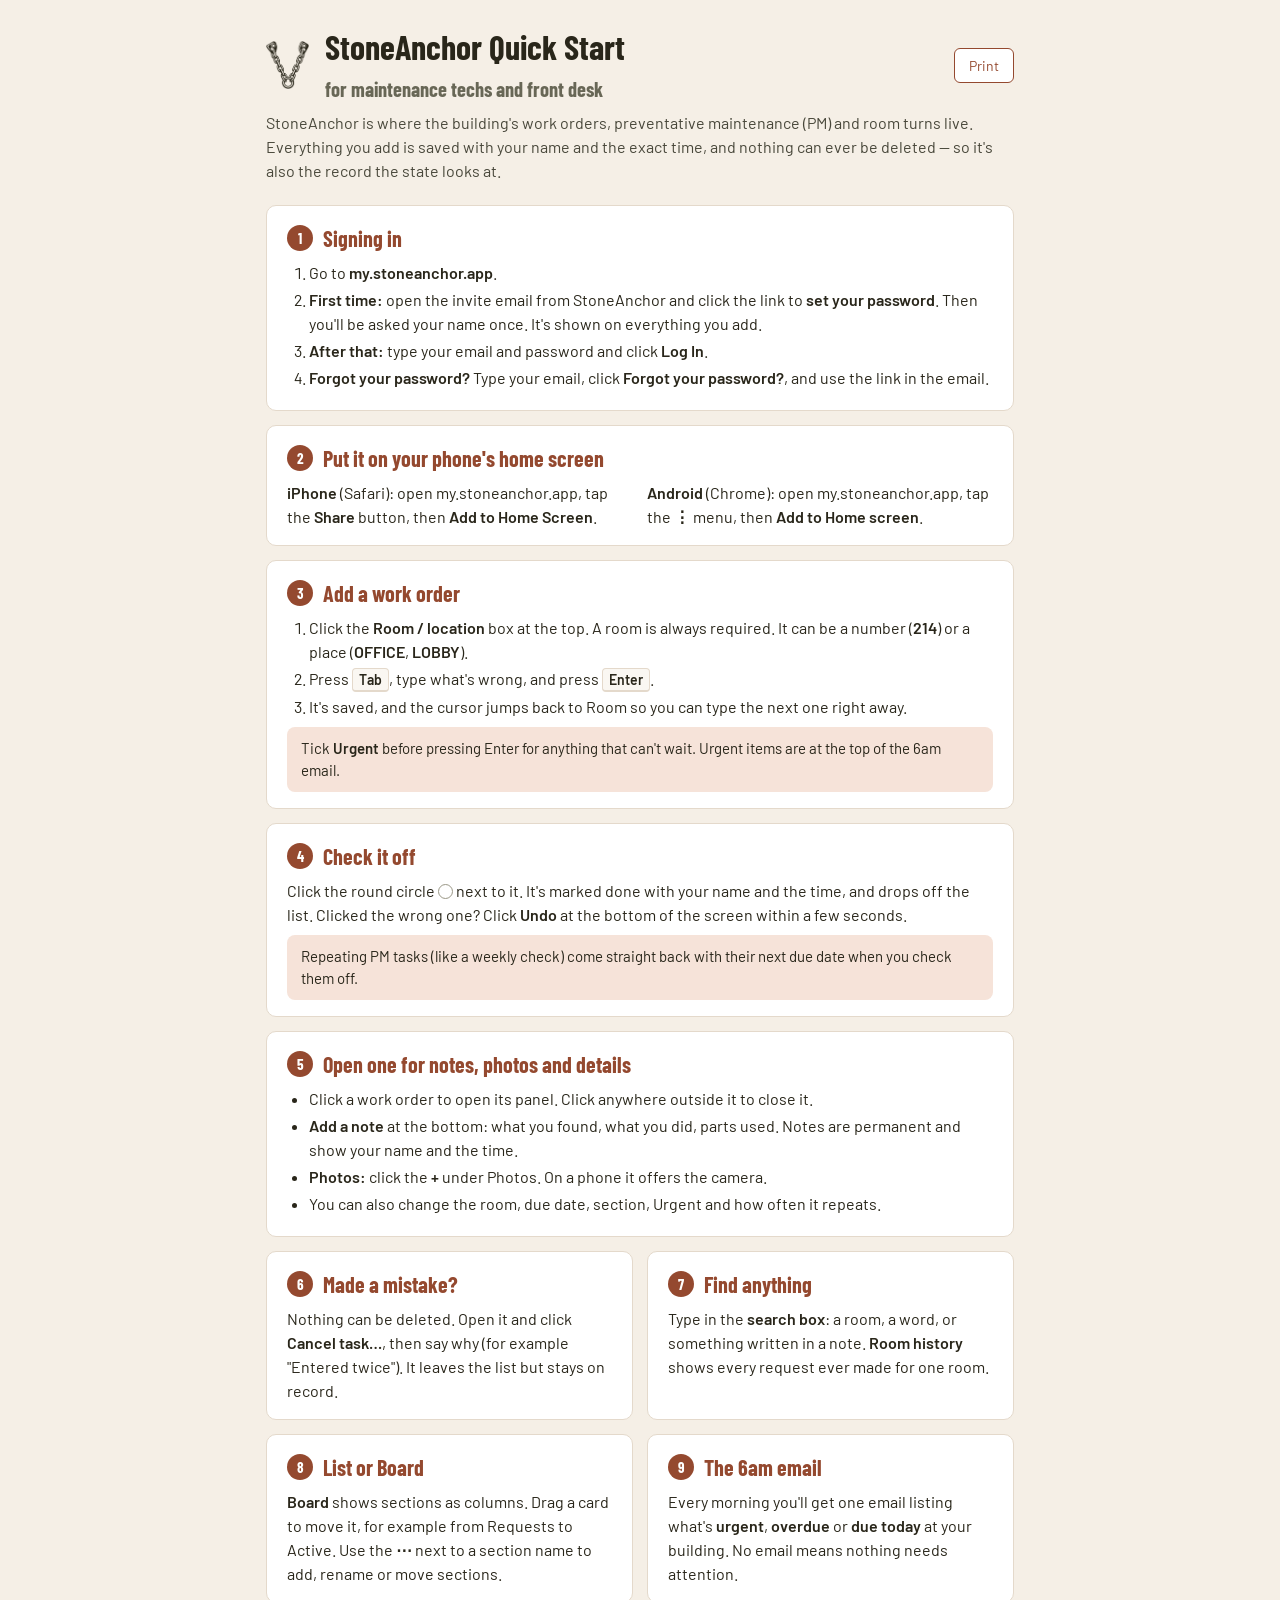
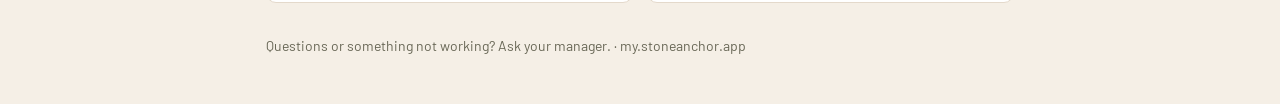
<file: help/staff.html>
<!DOCTYPE html>
<html lang="en">
<head>
<meta charset="UTF-8" />
<meta name="viewport" content="width=device-width, initial-scale=1.0" />
<title>StoneAnchor Quick Start</title>
<link rel="icon" type="image/png" sizes="32x32" href="../images/favicon-32.png" />
<link href="https://fonts.googleapis.com/css2?family=Barlow+Condensed:wght@600;700&family=Barlow:wght@400;500;600&display=swap" rel="stylesheet">
<style>
  :root {
    --bg: #f5efe6; --surface: #ffffff; --text: #29261a; --text-dim: #48473a; --muted: #686756;
    --accent: #94492f; --accent-soft: #f6e3d9; --border: #e4d9cb; --success: #3f7d3c;
  }
  * { box-sizing: border-box; }
  body { margin: 0; background: var(--bg); color: var(--text); font-family: 'Barlow', Arial, sans-serif; font-size: 16px; line-height: 1.5; }
  .page { max-width: 780px; margin: 0 auto; padding: 28px 16px 48px; }
  header { display: flex; align-items: center; gap: 16px; margin-bottom: 8px; }
  header img { height: 48px; }
  h1 { font-family: 'Barlow Condensed', sans-serif; font-size: 34px; line-height: 1.1; margin: 0; }
  .lead { color: var(--text-dim); margin: 6px 0 22px; }
  .card { background: var(--surface); border: 1px solid var(--border); border-radius: 10px; padding: 16px 20px; margin-bottom: 14px; break-inside: avoid; }
  h2 { font-family: 'Barlow Condensed', sans-serif; font-size: 22px; color: var(--accent); margin: 0 0 6px; display: flex; align-items: center; gap: 10px; }
  h2 .n { display: inline-flex; align-items: center; justify-content: center; width: 26px; height: 26px; border-radius: 50%; background: var(--accent); color: #fff; font-size: 15px; flex: 0 0 auto; }
  ol, ul { margin: 6px 0 4px; padding-left: 22px; }
  li { margin: 3px 0; }
  b { font-weight: 600; }
  .key { display: inline-block; border: 1px solid var(--border); border-bottom-width: 2px; border-radius: 4px; padding: 0 6px; font-size: 14px; background: #faf7f2; font-weight: 600; }
  .note { background: var(--accent-soft); border-radius: 8px; padding: 10px 14px; margin-top: 8px; font-size: 15px; }
  .two { display: grid; grid-template-columns: 1fr 1fr; gap: 14px; }
  .circle { display: inline-block; width: 15px; height: 15px; border: 1.5px solid #9a9786; border-radius: 50%; vertical-align: -2px; }
  footer { color: var(--muted); font-size: 14px; margin-top: 18px; }
  .print-btn { font: inherit; font-size: 14px; border: 1px solid var(--accent); color: var(--accent); background: var(--surface); border-radius: 6px; padding: 6px 14px; cursor: pointer; margin-left: auto; }
  @media (max-width: 640px) { .two { grid-template-columns: 1fr; } h1 { font-size: 28px; } header img { height: 38px; } }
  @media print {
    body { background: #fff; font-size: 12.5px; -webkit-print-color-adjust: exact; print-color-adjust: exact; }
    .note { font-size: inherit; padding: 6px 12px; }
    .page { padding: 0; max-width: none; }
    .card { border-color: #ccc; padding: 10px 14px; margin-bottom: 8px; }
    .print-btn { display: none; }
    h1 { font-size: 26px; }
    h2 { font-size: 17px; }
    @page { margin: 14mm; }
  }
</style>
</head>
<body>
<div class="page">
  <header>
    <img src="../images/logo-mark.png" alt="" />
    <h1>StoneAnchor Quick Start<br><span style="font-size:0.6em;color:var(--muted)">for maintenance techs and front desk</span></h1>
    <button class="print-btn" onclick="window.print()">Print</button>
  </header>
  <p class="lead">StoneAnchor is where the building's work orders, preventative maintenance (PM) and room turns live.
    Everything you add is saved with your name and the exact time, and nothing can ever be deleted — so it's
    also the record the state looks at.</p>

  <div class="card">
    <h2><span class="n">1</span>Signing in</h2>
    <ol>
      <li>Go to <b>my.stoneanchor.app</b>.</li>
      <li><b>First time:</b> open the invite email from StoneAnchor and click the link to <b>set your password</b>.
        Then you'll be asked your name once. It's shown on everything you add.</li>
      <li><b>After that:</b> type your email and password and click <b>Log In</b>.</li>
      <li><b>Forgot your password?</b> Type your email, click <b>Forgot your password?</b>, and use the link in the email.</li>
    </ol>
  </div>

  <div class="card">
    <h2><span class="n">2</span>Put it on your phone's home screen</h2>
    <div class="two">
      <div><b>iPhone</b> (Safari): open my.stoneanchor.app, tap the <b>Share</b> button, then <b>Add to Home Screen</b>.</div>
      <div><b>Android</b> (Chrome): open my.stoneanchor.app, tap the <b>⋮</b> menu, then <b>Add to Home screen</b>.</div>
    </div>
  </div>

  <div class="card">
    <h2><span class="n">3</span>Add a work order</h2>
    <ol>
      <li>Click the <b>Room / location</b> box at the top. A room is always required. It can be a number (<b>214</b>) or a place (<b>OFFICE</b>, <b>LOBBY</b>).</li>
      <li>Press <span class="key">Tab</span>, type what's wrong, and press <span class="key">Enter</span>.</li>
      <li>It's saved, and the cursor jumps back to Room so you can type the next one right away.</li>
    </ol>
    <div class="note">Tick <b>Urgent</b> before pressing Enter for anything that can't wait. Urgent items are at the top of the 6am email.</div>
  </div>

  <div class="card">
    <h2><span class="n">4</span>Check it off</h2>
    <p style="margin:0">Click the round circle <span class="circle"></span> next to it. It's marked done with your name and the time, and drops off the list.
      Clicked the wrong one? Click <b>Undo</b> at the bottom of the screen within a few seconds.</p>
    <div class="note">Repeating PM tasks (like a weekly check) come straight back with their next due date when you check them off.</div>
  </div>

  <div class="card">
    <h2><span class="n">5</span>Open one for notes, photos and details</h2>
    <ul>
      <li>Click a work order to open its panel. Click anywhere outside it to close it.</li>
      <li><b>Add a note</b> at the bottom: what you found, what you did, parts used. Notes are permanent and show your name and the time.</li>
      <li><b>Photos:</b> click the <b>+</b> under Photos. On a phone it offers the camera.</li>
      <li>You can also change the room, due date, section, Urgent and how often it repeats.</li>
    </ul>
  </div>

  <div class="two">
    <div class="card">
      <h2><span class="n">6</span>Made a mistake?</h2>
      <p style="margin:0">Nothing can be deleted. Open it and click <b>Cancel task…</b>, then say why (for example "Entered twice").
        It leaves the list but stays on record.</p>
    </div>
    <div class="card">
      <h2><span class="n">7</span>Find anything</h2>
      <p style="margin:0">Type in the <b>search box</b>: a room, a word, or something written in a note. <b>Room history</b>
        shows every request ever made for one room.</p>
    </div>
  </div>

  <div class="two">
    <div class="card">
      <h2><span class="n">8</span>List or Board</h2>
      <p style="margin:0"><b>Board</b> shows sections as columns. Drag a card to move it, for example from Requests to Active.
        Use the <b>⋯</b> next to a section name to add, rename or move sections.</p>
    </div>
    <div class="card">
      <h2><span class="n">9</span>The 6am email</h2>
      <p style="margin:0">Every morning you'll get one email listing what's <b>urgent</b>, <b>overdue</b> or <b>due today</b>
        at your building. No email means nothing needs attention.</p>
    </div>
  </div>

  <footer>Questions or something not working? Ask your manager. · my.stoneanchor.app</footer>
</div>
</body>
</html>
</file>
